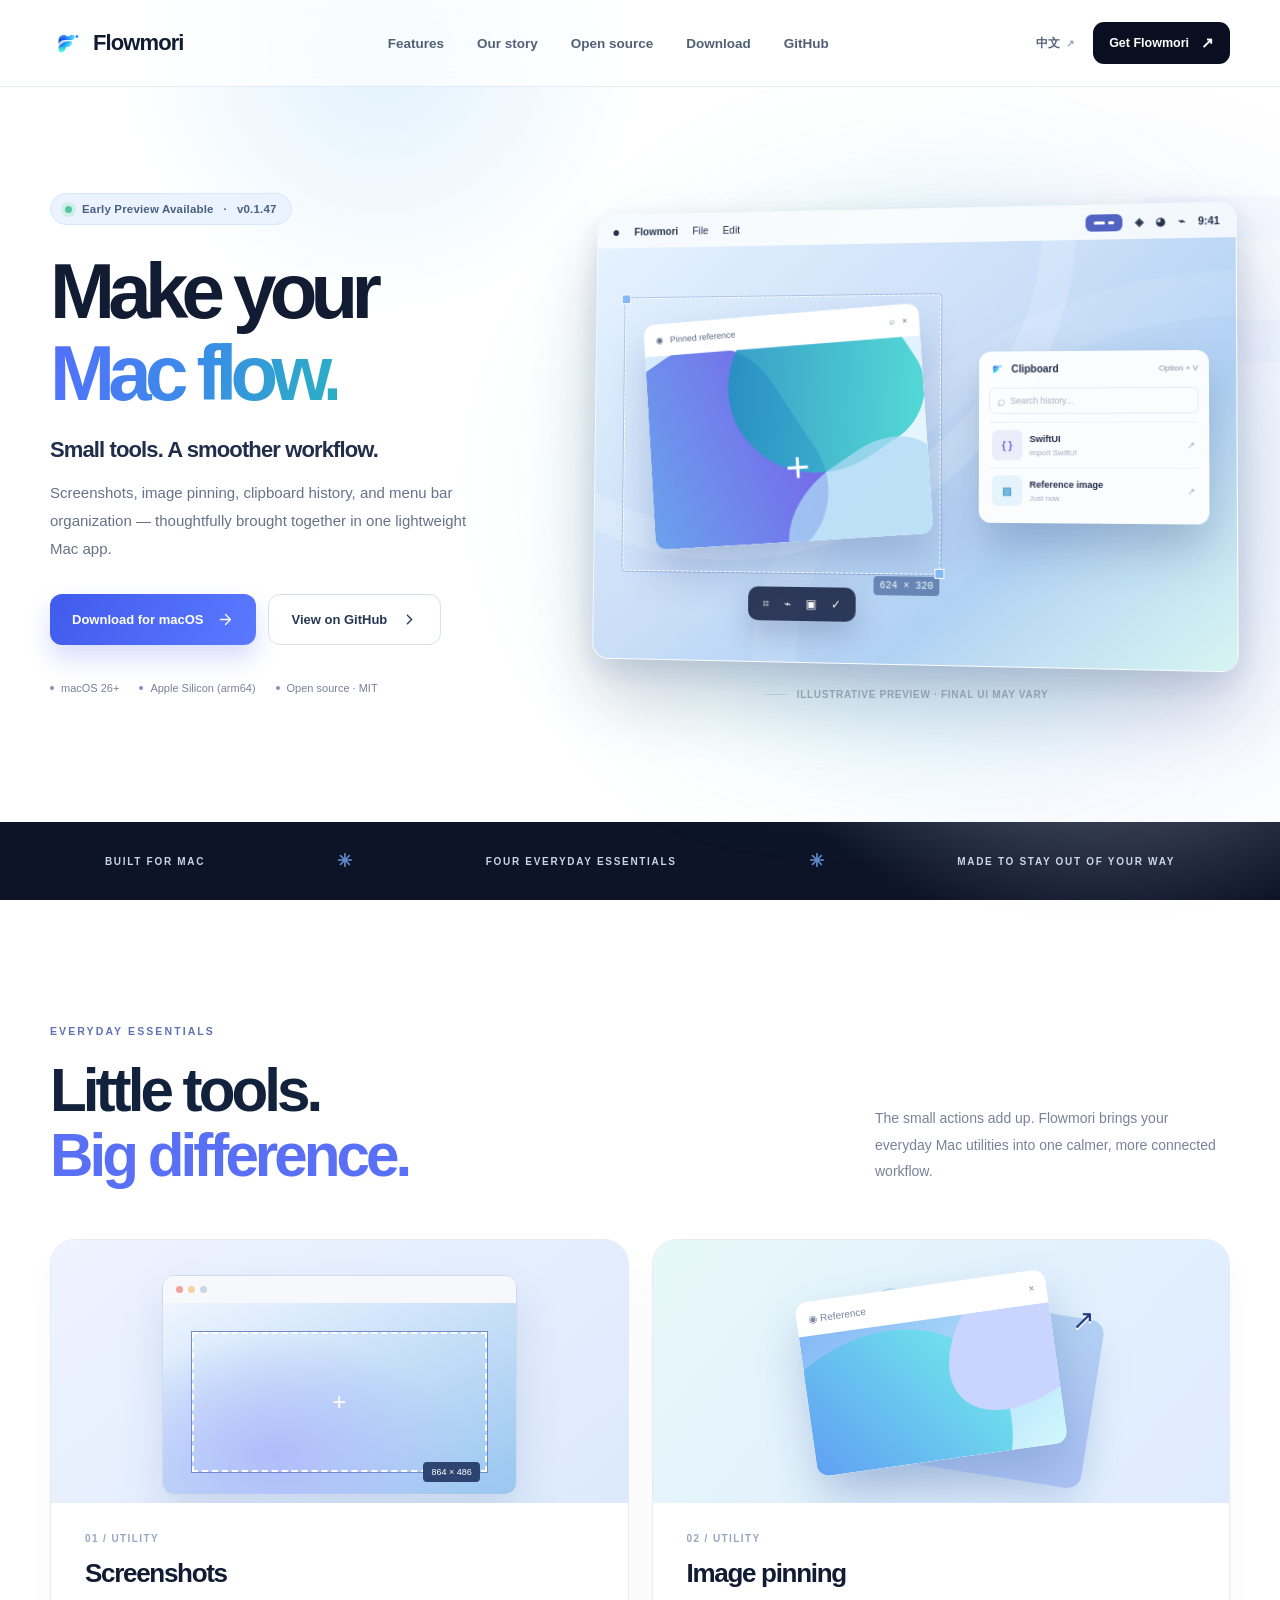
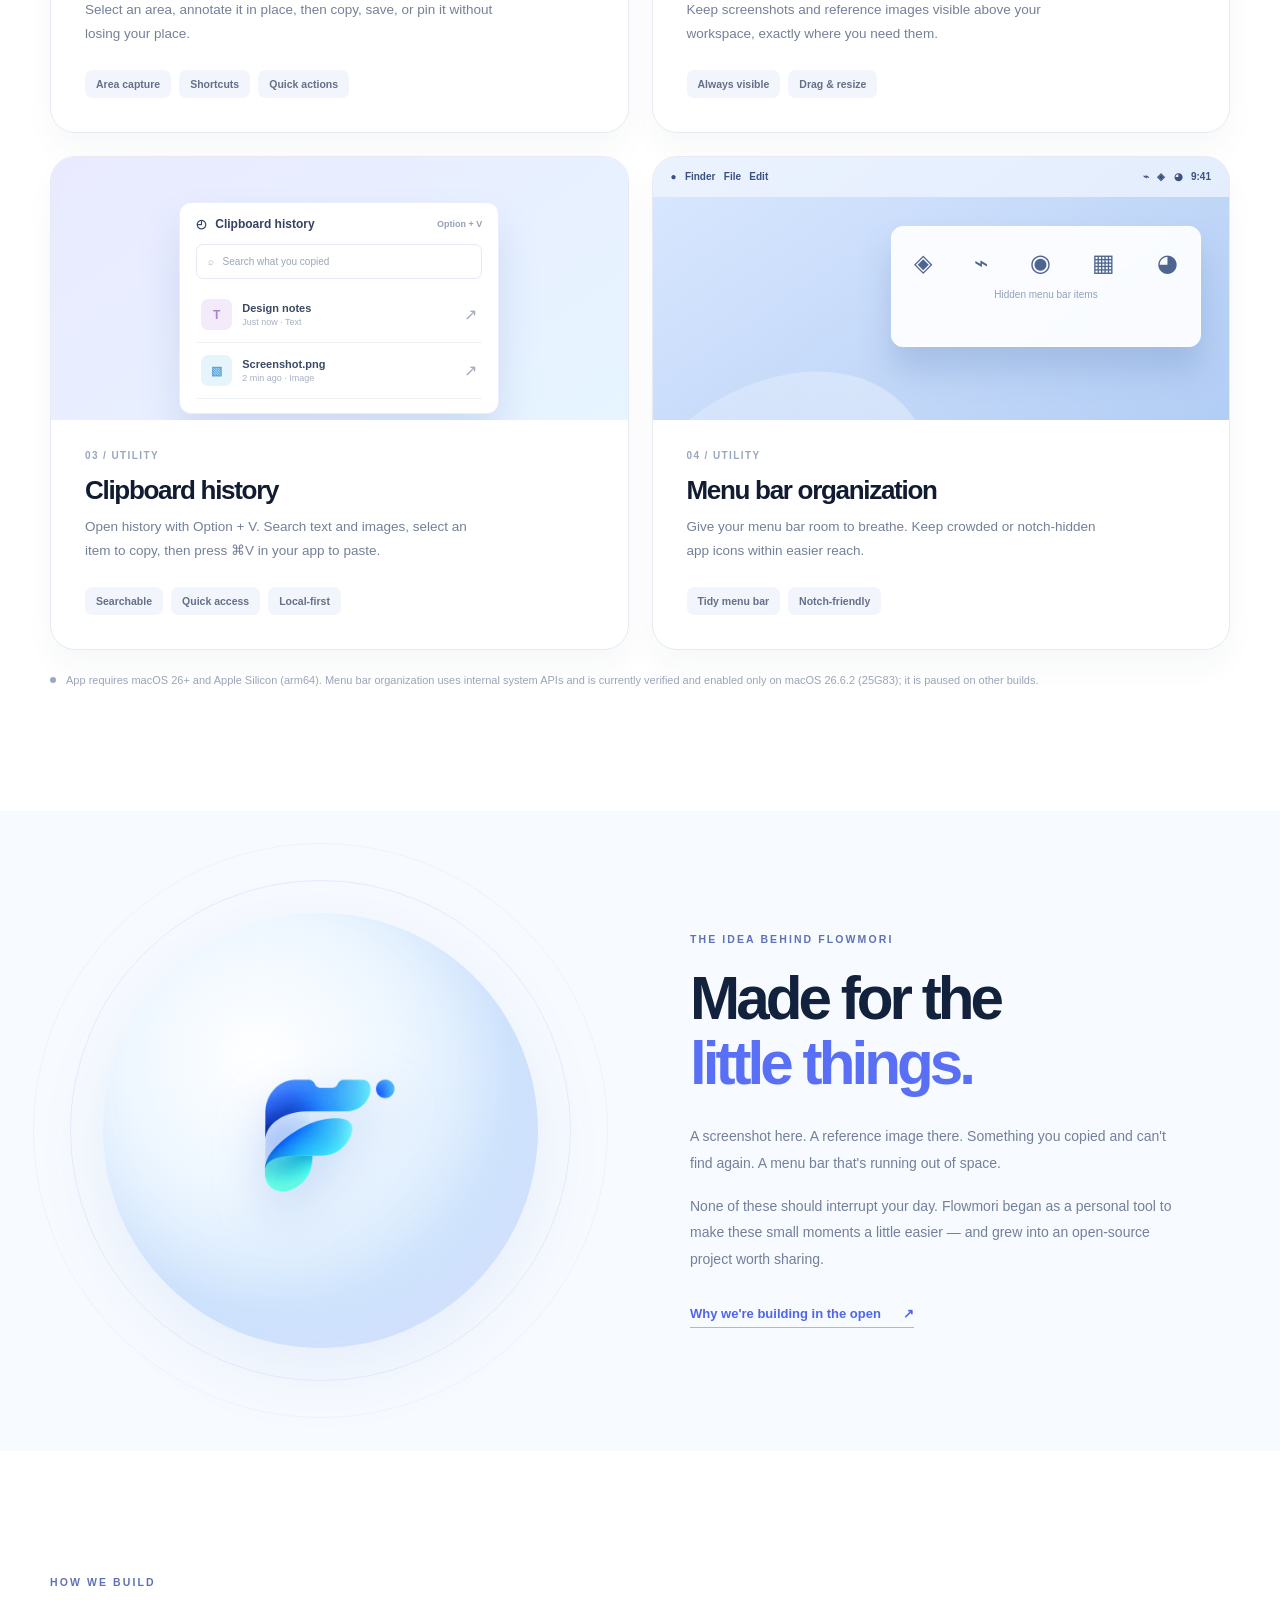
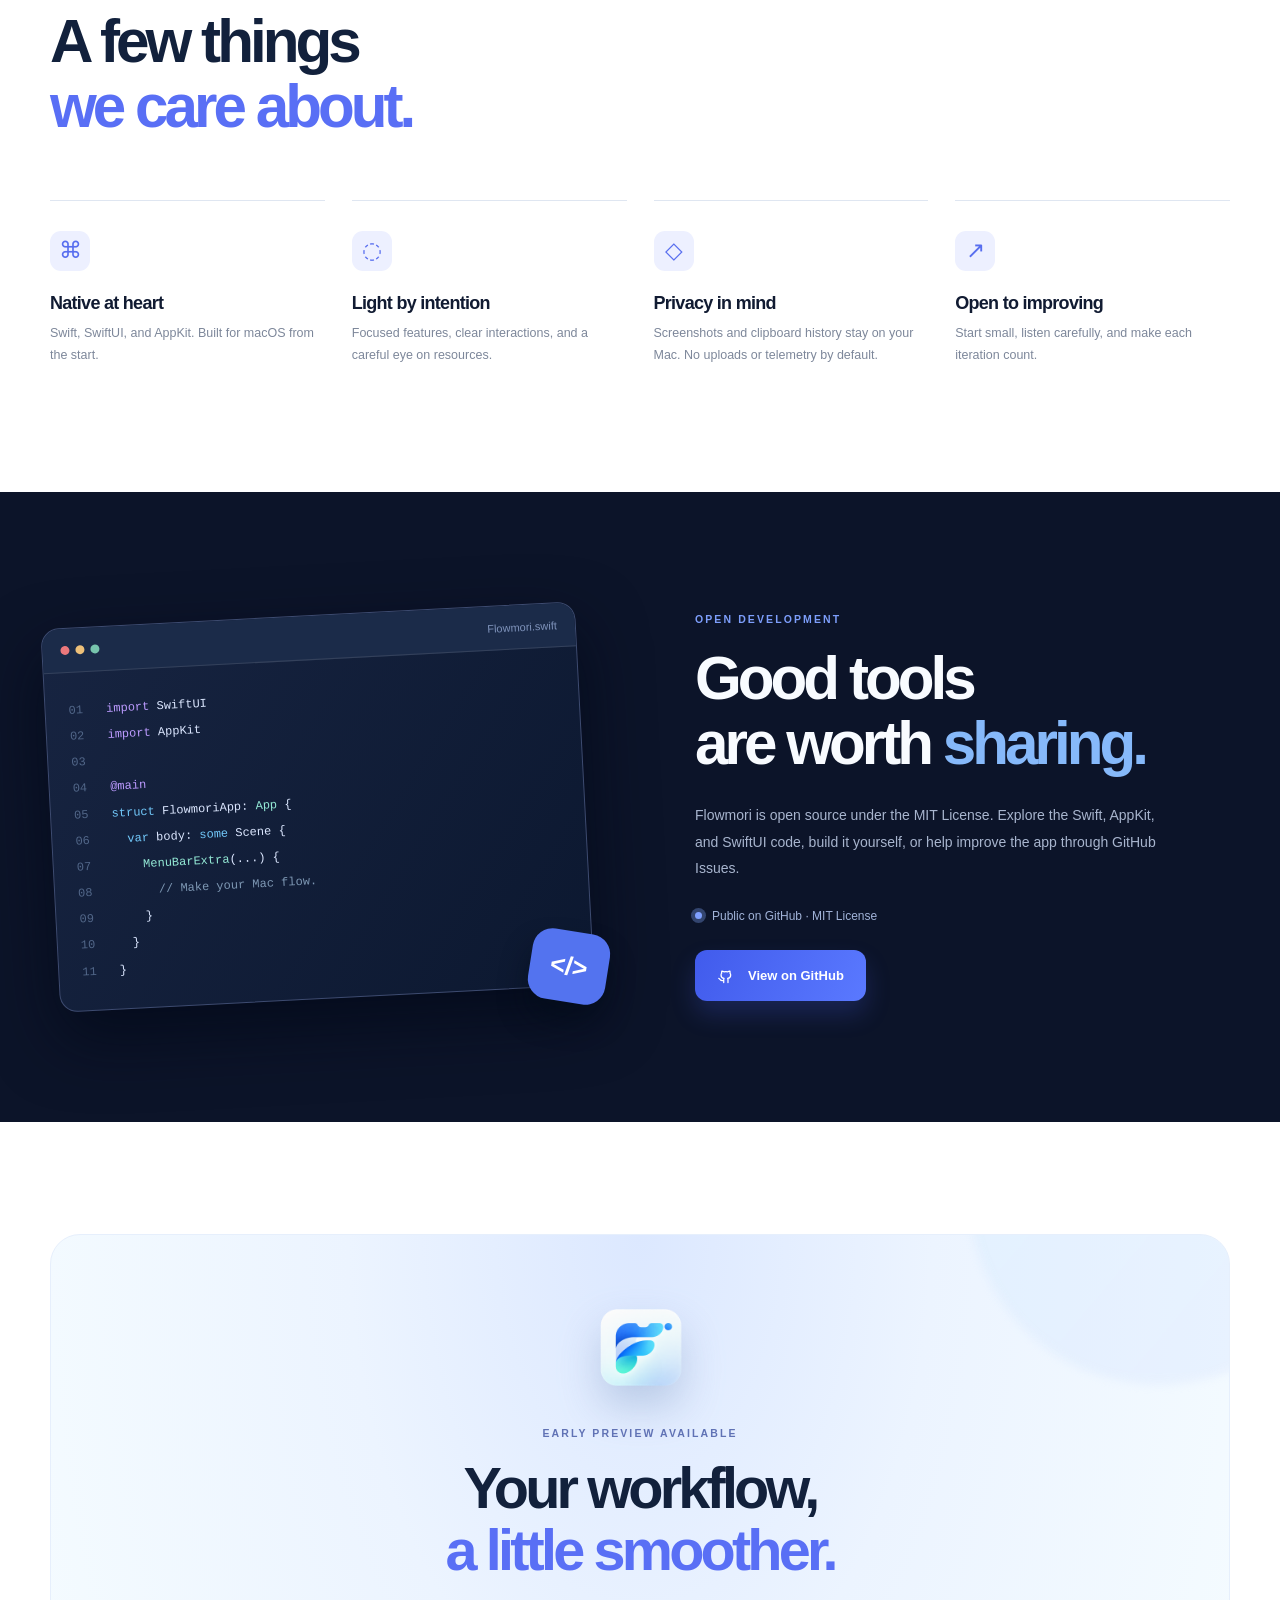
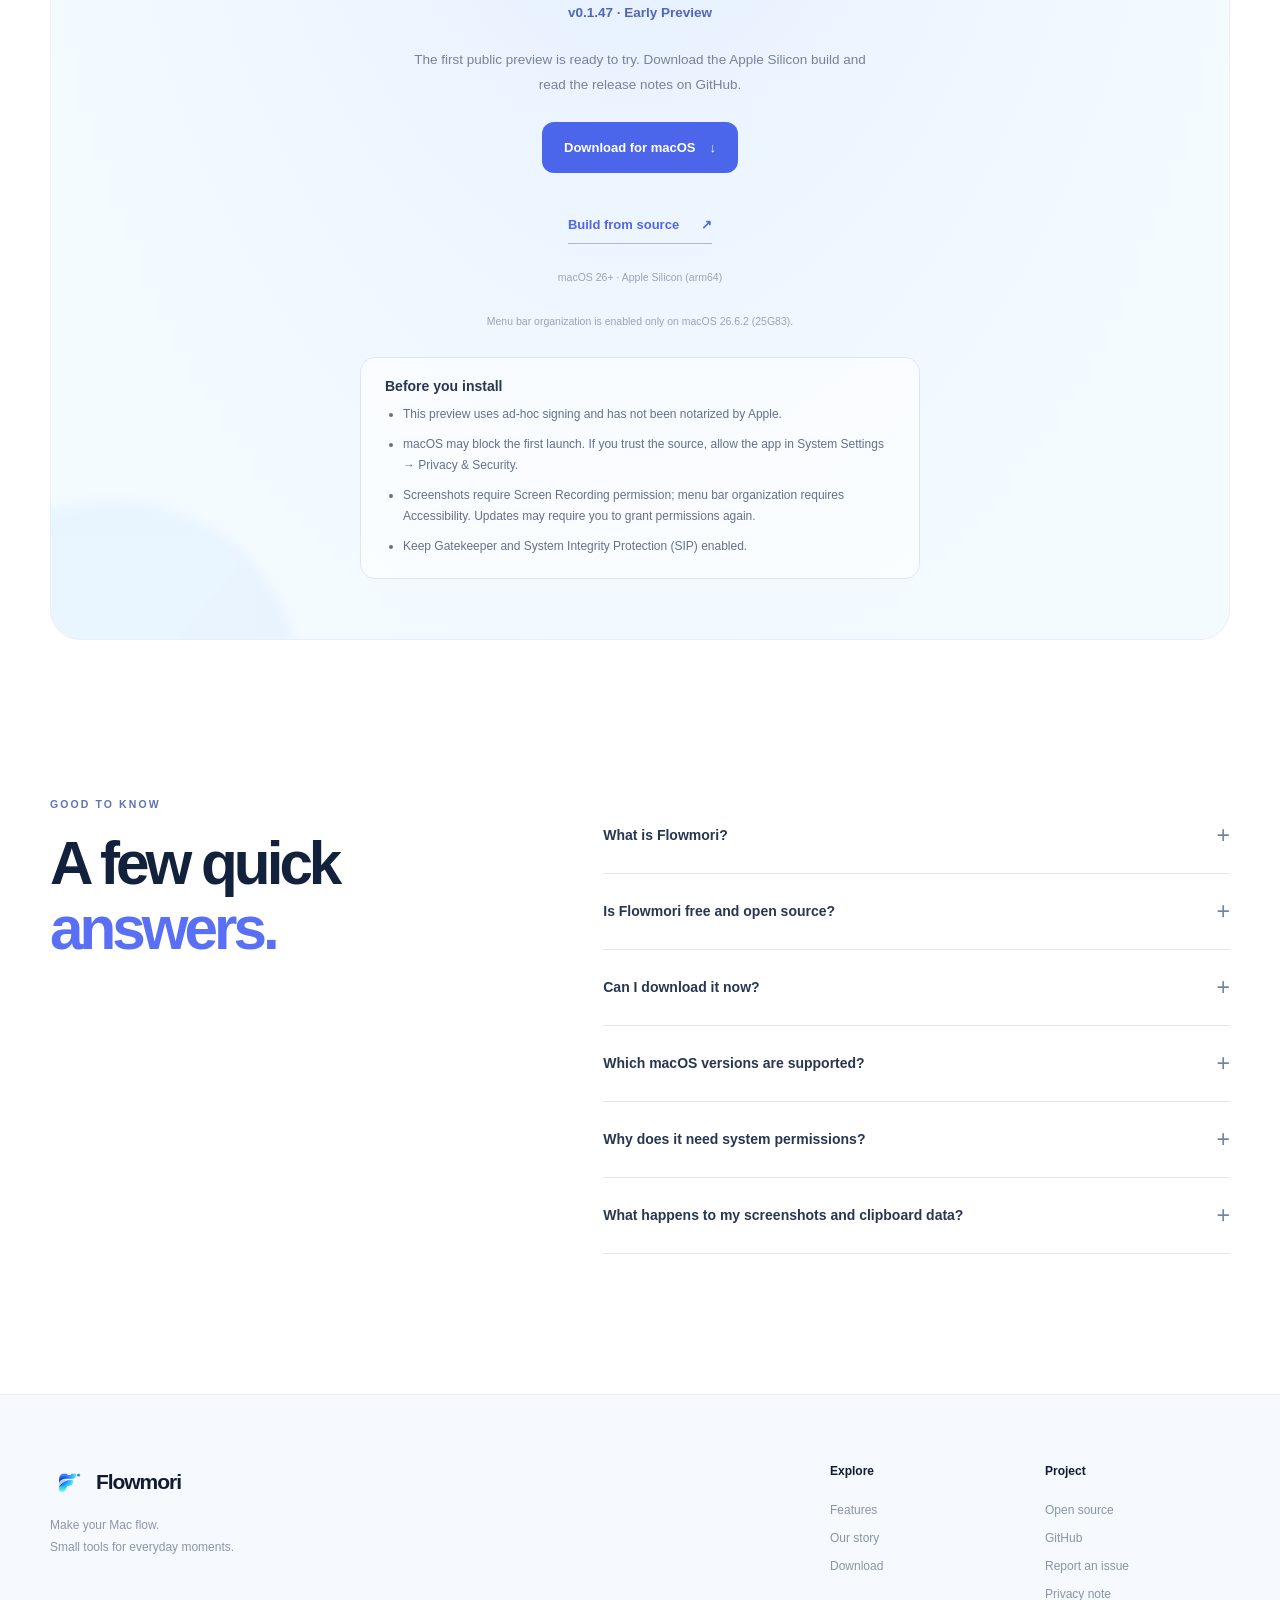
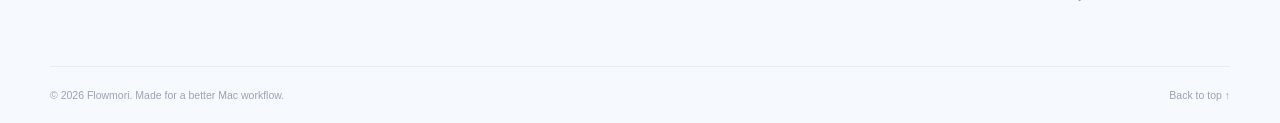
<file: index.html>
<!doctype html>
<html lang="en">
<head>
  <meta charset="utf-8">
  <meta name="viewport" content="width=device-width, initial-scale=1">
  <meta name="theme-color" content="#0a1020">
  <meta name="description" content="Flowmori is an open-source macOS toolkit for screenshots, image pinning, clipboard history, and menu bar organization. Early Preview available for Apple Silicon.">
  <meta property="og:type" content="website">
  <meta property="og:site_name" content="Flowmori">
  <meta property="og:title" content="Flowmori — Make your Mac flow.">
  <meta property="og:description" content="Flowmori is an open-source macOS toolkit for screenshots, image pinning, clipboard history, and menu bar organization. Early Preview available for Apple Silicon.">
  <meta property="og:url" content="https://flowmori.ai/">
  <meta property="og:image" content="https://flowmori.ai/assets/og-flowmori.jpg">
  <meta property="og:image:width" content="1200">
  <meta property="og:image:height" content="630">
  <meta property="og:image:alt" content="Flowmori — Make your Mac flow. Native macOS productivity tools.">
  <meta name="twitter:title" content="Flowmori — Make your Mac flow.">
  <meta name="twitter:description" content="Flowmori is an open-source macOS toolkit for screenshots, image pinning, clipboard history, and menu bar organization. Early Preview available for Apple Silicon.">
  <meta name="twitter:image" content="https://flowmori.ai/assets/og-flowmori.jpg">
  <meta name="twitter:image:alt" content="Flowmori — Make your Mac flow. Native macOS productivity tools.">
  <meta name="twitter:card" content="summary_large_image">
  <link rel="canonical" href="https://flowmori.ai/">
  <link rel="icon" type="image/png" sizes="32x32" href="/assets/favicon-32.png">
  <link rel="apple-touch-icon" sizes="180x180" href="/assets/apple-touch-icon.png">
  <link rel="manifest" href="/site.webmanifest">
  <link rel="stylesheet" href="/styles.css">
  <title>Flowmori — Make your Mac flow.</title>
  <script src="/site-config.js" defer></script>
  <script src="/main.js" defer></script>
</head>
<body>
  <a class="skip-link" href="#main">Skip to content</a>
  <div class="ambient ambient-one" aria-hidden="true"></div>
  <div class="ambient ambient-two" aria-hidden="true"></div>
  <header class="site-header" id="top">
    <div class="nav-wrap wrap">
      <a class="brand" href="#top" aria-label="Flowmori, homepage">
        <img src="/assets/flowmori-mark.png" width="34" height="34" alt="" class="brand-icon">
        <span>Flowmori</span>
      </a>
      <button class="mobile-toggle" type="button" aria-label="Open menu" aria-expanded="false" aria-controls="primary-nav"><span></span><span></span><span></span></button>
      <nav class="primary-nav" id="primary-nav" aria-label="Main navigation">
        <a href="#features" data-t="navFeatures">Features</a>
        <a href="#story" data-t="navStory">Our story</a>
        <a href="#opensource" data-t="navSource">Open source</a>
        <a href="#download" data-t="navDownload">Download</a>
        <a href="https://github.com/BaiYu96/flowmori" data-config-link="githubUrl" target="_blank" rel="noopener noreferrer">GitHub</a>
      </nav>
      <div class="nav-actions">
        <button class="lang-switch" id="lang-switch" type="button" aria-label="Switch language">中文 <span aria-hidden="true">↗</span></button>
        <a class="nav-cta" href="#download"><span data-t="navCTA">Get Flowmori</span><span aria-hidden="true">↗</span></a>
      </div>
    </div>
  </header>

  <main id="main">
    <section class="hero wrap" aria-labelledby="hero-title">
      <div class="hero-copy">
        <div class="eyebrow"><span class="status-pulse"></span><span data-t="heroEyebrow">Early Preview Available</span><span aria-hidden="true">·</span><span data-release-version>v0.1.47</span></div>
        <h1 id="hero-title"><span data-t="heroLine1">Make your</span><br><span class="gradient-text" data-t="heroLine2">Mac flow.</span></h1>
        <p class="hero-lead" data-t="heroLead">Small tools. A smoother workflow.</p>
        <p class="hero-description" data-t="heroDescription">Screenshots, image pinning, clipboard history, and menu bar organization — thoughtfully brought together in one lightweight Mac app.</p>
        <div class="hero-buttons">
          <a class="button button-primary" href="https://github.com/BaiYu96/flowmori/releases/tag/v0.1.47" data-config-link="releaseUrl" target="_blank" rel="noopener noreferrer"><span data-t="downloadButtonHero">Download for macOS</span><svg aria-hidden="true" viewBox="0 0 24 24"><path d="M5 12h14m-7-7 7 7-7 7"/></svg></a>
          <a class="button button-outline" href="https://github.com/BaiYu96/flowmori" data-config-link="githubUrl" target="_blank" rel="noopener noreferrer"><span data-t="viewSource">View on GitHub</span><svg aria-hidden="true" viewBox="0 0 24 24"><path d="m9 18 6-6-6-6"/></svg></a>
        </div>
        <div class="hero-meta"><span><span class="meta-dot"></span><span data-t="metaNative">macOS 26+</span></span><span><span class="meta-dot"></span><span data-t="metaSwift">Apple Silicon (arm64)</span></span><span><span class="meta-dot"></span><span data-t="metaOpen">Open source · MIT</span></span></div>
      </div>
      <div class="hero-art" aria-label="Illustrative concept preview of Flowmori's toolkit">
        <div class="hero-art-glow" aria-hidden="true"></div>
        <div class="mock-desktop">
          <div class="mock-menubar"><div class="mac-left"><span class="mac-apple">●</span><strong>Flowmori</strong><span>File</span><span>Edit</span></div><div class="mock-right"><span class="menu-pill" title="Hidden items illustration"><span class="minibar"></span><span class="minibar short"></span></span><span>◈</span><span>◕</span><span>⌁</span><span class="mock-clock">9:41</span></div></div>
          <div class="desktop-backdrop">
            <div class="desktop-texture texture-one"></div><div class="desktop-texture texture-two"></div>
            <div class="pinned-image"><div class="pin-head"><span class="pin-label">◉ &nbsp; Pinned reference</span><span>⌕ &nbsp; ×</span></div><div class="pin-scene"><div class="pin-blob a"></div><div class="pin-blob b"></div><div class="pin-blob c"></div><span class="pin-cross">+</span></div></div>
            <div class="selection-box"><span class="selection-label">624 × 320</span><div class="selection-corners"></div></div>
            <div class="clipboard-pop"><div class="clip-heading"><span class="tiny-logo"><img src="/assets/flowmori-mark.png" alt=""></span><strong>Clipboard</strong><span>Option + V</span></div><div class="search-fake"><span>⌕</span> Search history...</div><div class="clip-entry"><span class="clip-entry-icon">{ }</span><div><b>SwiftUI</b><small>import SwiftUI</small></div><span>↗</span></div><div class="clip-entry"><span class="clip-entry-icon image-icon">▧</span><div><b>Reference image</b><small>Just now</small></div><span>↗</span></div></div>
            <div class="floating-controls"><span>⌗</span><span>⌁</span><span>▣</span><span>✓</span></div>
          </div>
        </div>
        <div class="concept-caption"><span class="caption-line"></span><span data-t="previewDisclaimer">Illustrative preview · Final UI may vary</span></div>
      </div>
      <div class="hero-orbit" aria-hidden="true">F</div>
    </section>

    <section class="proof-band"><div class="wrap proof-inner"><span data-t="proofOne">BUILT FOR MAC</span><span class="proof-divider">✳</span><span data-t="proofTwo">FOUR EVERYDAY ESSENTIALS</span><span class="proof-divider">✳</span><span data-t="proofThree">MADE TO STAY OUT OF YOUR WAY</span></div></section>

    <section id="features" class="section features-section wrap">
      <div class="section-top"><div><span class="section-kicker" data-t="featureKicker">EVERYDAY ESSENTIALS</span><h2 data-t="featureTitle">Little tools.<br><em>Big difference.</em></h2></div><p class="section-intro" data-t="featureIntro">The small actions add up. Flowmori brings your everyday Mac utilities into one calmer, more connected workflow.</p></div>
      <div class="feature-grid">
        <article class="feature-card card-screenshots"><div class="feature-visual visual-screenshot"><div class="vis-window"><div class="vis-header"><span></span><span></span><span></span></div><div class="vis-screen"><div class="shot-target"><span>+</span><span class="shot-count">864 × 486</span></div></div></div></div><div class="feature-content"><div class="feature-number">01 / <span data-t="featureUtility">UTILITY</span></div><h3 data-t="screenshotTitle">Screenshots</h3><p data-t="screenshotText">Select an area, annotate it in place, then copy, save, or pin it without losing your place.</p><div class="feature-chips"><span data-t="shotTag1">Area capture</span><span data-t="shotTag2">Shortcuts</span><span data-t="shotTag3">Quick actions</span></div></div></article>
        <article class="feature-card card-pinning"><div class="feature-visual visual-pinning"><div class="pin-shadow-window"></div><div class="pin-front-window"><div class="pin-top"><span>◉ Reference</span><span>×</span></div><div class="pin-gradient"><div class="pin-arc"></div><div class="pin-arc second"></div></div></div><div class="pin-cursor">↗</div></div><div class="feature-content"><div class="feature-number">02 / <span data-t="featureUtility">UTILITY</span></div><h3 data-t="pinningTitle">Image pinning</h3><p data-t="pinningText">Keep screenshots and reference images visible above your workspace, exactly where you need them.</p><div class="feature-chips"><span data-t="pinTag1">Always visible</span><span data-t="pinTag2">Drag & resize</span></div></div></article>
        <article class="feature-card card-clipboard"><div class="feature-visual visual-clipboard"><div class="clip-visual-panel"><div class="cv-top"><span>◴</span> Clipboard history <span>Option + V</span></div><div class="cv-search">⌕ &nbsp; Search what you copied</div><div class="cv-row"><span class="cv-item-icon">T</span><div><strong>Design notes</strong><small>Just now · Text</small></div><span>↗</span></div><div class="cv-row"><span class="cv-item-icon blue">▧</span><div><strong>Screenshot.png</strong><small>2 min ago · Image</small></div><span>↗</span></div></div></div><div class="feature-content"><div class="feature-number">03 / <span data-t="featureUtility">UTILITY</span></div><h3 data-t="clipboardTitle">Clipboard history</h3><p data-t="clipboardText">Open history with Option + V. Search text and images, select an item to copy, then press ⌘V in your app to paste.</p><div class="feature-chips"><span data-t="clipTag1">Searchable</span><span data-t="clipTag2">Quick access</span><span data-t="clipTag3">Local-first</span></div></div></article>
        <article class="feature-card card-menubar"><div class="feature-visual visual-menubar"><div class="menu-visual-top"><span>● &nbsp; Finder &nbsp; File &nbsp; Edit</span><span>⌁ &nbsp; ◈ &nbsp; ◕ &nbsp; 9:41</span></div><div class="menu-visual-panel"><div class="menu-visual-icons"><span>◈</span><span>⌁</span><span>◉</span><span>▦</span><span>◕</span></div><div class="menu-panel-label">Hidden menu bar items</div></div><div class="menu-beam"></div></div><div class="feature-content"><div class="feature-number">04 / <span data-t="featureUtility">UTILITY</span></div><h3 data-t="menubarTitle">Menu bar organization</h3><p data-t="menubarText">Give your menu bar room to breathe. Keep crowded or notch-hidden app icons within easier reach.</p><div class="feature-chips"><span data-t="menuTag1">Tidy menu bar</span><span data-t="menuTag2">Notch-friendly</span></div></div></article>
      </div>
      <p class="feature-notice"><span class="notice-dot"></span><span data-t="featureNotice">App requires macOS 26+ and Apple Silicon (arm64). Menu bar organization uses internal system APIs and is currently verified and enabled only on macOS 26.6.2 (25G83); it is paused on other builds.</span></p>
    </section>

    <section class="story-section" id="story"><div class="wrap story-layout"><div class="story-orb"><img src="/assets/flowmori-mark.png" alt="Flowmori abstract F mark" width="240" height="240"></div><div class="story-copy"><span class="section-kicker" data-t="storyKicker">THE IDEA BEHIND FLOWMORI</span><h2 data-t="storyTitle">Made for the<br><em>little things.</em></h2><p data-t="storyP1">A screenshot here. A reference image there. Something you copied and can't find again. A menu bar that's running out of space.</p><p data-t="storyP2">None of these should interrupt your day. Flowmori began as a personal tool to make these small moments a little easier — and grew into an open-source project worth sharing.</p><a class="text-link" href="#opensource"><span data-t="storyLink">Why we're building in the open</span><span aria-hidden="true">↗</span></a></div></div></section>

    <section class="section philosophy wrap"><div class="section-top philosophy-top"><div><span class="section-kicker" data-t="philosophyKicker">HOW WE BUILD</span><h2 data-t="philosophyTitle">A few things<br><em>we care about.</em></h2></div></div><div class="principles"><div class="principle"><span class="principle-icon">⌘</span><h3 data-t="pr1Title">Native at heart</h3><p data-t="pr1Text">Swift, SwiftUI, and AppKit. Built for macOS from the start.</p></div><div class="principle"><span class="principle-icon">◌</span><h3 data-t="pr2Title">Light by intention</h3><p data-t="pr2Text">Focused features, clear interactions, and a careful eye on resources.</p></div><div class="principle"><span class="principle-icon">◇</span><h3 data-t="pr3Title">Privacy in mind</h3><p data-t="pr3Text">Screenshots and clipboard history stay on your Mac. No uploads or telemetry by default.</p></div><div class="principle"><span class="principle-icon">↗</span><h3 data-t="pr4Title">Open to improving</h3><p data-t="pr4Text">Start small, listen carefully, and make each iteration count.</p></div></div></section>

    <section class="opensource-section" id="opensource"><div class="wrap source-layout"><div class="source-decoration" aria-hidden="true"><div class="code-window"><div class="code-top"><div><span></span><span></span><span></span></div><span>Flowmori.swift</span></div><div class="code-body"><div><i>01</i> <span class="code-purple">import</span> SwiftUI</div><div><i>02</i> <span class="code-purple">import</span> AppKit</div><div><i>03</i></div><div><i>04</i> <span class="code-purple">@main</span></div><div><i>05</i> <span class="code-blue">struct</span> FlowmoriApp: <span class="code-green">App</span> {</div><div><i>06</i> &nbsp; <span class="code-blue">var</span> body: <span class="code-blue">some</span> Scene {</div><div><i>07</i> &nbsp; &nbsp; <span class="code-green">MenuBarExtra</span>(...) {</div><div><i>08</i> &nbsp; &nbsp; &nbsp; <span class="code-muted">// Make your Mac flow.</span></div><div><i>09</i> &nbsp; &nbsp; }</div><div><i>10</i> &nbsp; }</div><div><i>11</i> }</div></div></div><div class="code-sticker">&lt;/&gt;</div></div><div class="source-copy"><span class="section-kicker" data-t="sourceKicker">OPEN DEVELOPMENT</span><h2 data-t="sourceTitle">Good tools<br>are worth <em>sharing.</em></h2><p data-t="sourceP">Flowmori is open source under the MIT License. Explore the Swift, AppKit, and SwiftUI code, build it yourself, or help improve the app through GitHub Issues.</p><div class="source-info"><span class="source-info-circle"></span><span data-t="sourceStatus">Public on GitHub · MIT License</span></div><div class="source-actions"><a id="github-cta" class="button button-primary source-live" href="https://github.com/BaiYu96/flowmori" data-config-link="githubUrl" target="_blank" rel="noopener noreferrer"><svg aria-hidden="true" viewBox="0 0 24 24"><path d="M9 19c-4.5 1.5-4.5-2.5-6.5-3M15.5 22v-3.9c0-1.1.1-1.6-.5-2.1 2.1-.2 4.3-1.1 4.3-4.8 0-1-.4-1.8-1-2.5.1-.3.4-1.4-.1-2.9 0 0-1-.3-3 1a10.4 10.4 0 0 0-5.4 0c-2-1.3-3-1-3-1-.5 1.5-.2 2.6-.1 2.9-.7.7-1 1.5-1 2.5 0 3.7 2.2 4.6 4.3 4.8-.5.5-.5 1.1-.5 2.1V22"/></svg><span data-t="sourceButton">View on GitHub</span></a></div></div></div></section>

    <section id="download" class="download-section wrap"><div class="download-panel"><div class="download-noise"></div><div class="download-inner"><div class="download-icon"><img src="/assets/flowmori-app-icon.png" alt="Flowmori app icon" width="98" height="98"></div><span class="section-kicker download-kicker" data-t="downloadKicker">EARLY PREVIEW AVAILABLE</span><h2 data-t="downloadTitle">Your workflow,<br><em>a little smoother.</em></h2><p class="release-version"><span data-release-version>v0.1.47</span> · <span data-t="releaseChannel">Early Preview</span></p><p data-t="downloadText">The first public preview is ready to try. Download the Apple Silicon build and read the release notes on GitHub.</p><a id="download-action" class="button button-download-live" href="https://github.com/BaiYu96/flowmori/releases/tag/v0.1.47" data-config-link="releaseUrl" target="_blank" rel="noopener noreferrer"><span data-t="downloadButton">Download for macOS</span><span aria-hidden="true">↓</span></a><p><a class="text-link" href="https://github.com/BaiYu96/flowmori#构建与运行" data-config-link="buildFromSourceUrl" target="_blank" rel="noopener noreferrer"><span data-t="buildSource">Build from source</span><span aria-hidden="true">↗</span></a></p><p class="download-small" data-t="downloadMeta">macOS 26+ · Apple Silicon (arm64)</p><p class="download-small" data-t="downloadCompatibility">Menu bar organization is enabled only on macOS 26.6.2 (25G83).</p><aside class="install-notes" aria-labelledby="install-title"><h3 id="install-title" data-t="installTitle">Before you install</h3><ul><li data-t="installSigning">This preview uses ad-hoc signing and has not been notarized by Apple.</li><li data-t="installOpen">macOS may block the first launch. If you trust the source, allow the app in System Settings → Privacy & Security.</li><li data-t="installPermissions">Screenshots require Screen Recording permission; menu bar organization requires Accessibility. Updates may require you to grant permissions again.</li><li data-t="installSecurity">Keep Gatekeeper and System Integrity Protection (SIP) enabled.</li></ul></aside></div><div class="download-orb orb-left"></div><div class="download-orb orb-right"></div></div></section>

    <section class="section faq-section wrap" id="faq"><div class="faq-heading"><span class="section-kicker" data-t="faqKicker">GOOD TO KNOW</span><h2 data-t="faqTitle">A few quick<br><em>answers.</em></h2></div><div class="faq-list">
      <details><summary><span data-t="q1">What is Flowmori?</span><span class="faq-plus" aria-hidden="true">+</span></summary><p data-t="a1">Flowmori is a native macOS productivity toolkit bringing screenshots, image pinning, clipboard history, and menu bar organization together.</p></details>
      <details><summary><span data-t="q2">Is Flowmori free and open source?</span><span class="faq-plus" aria-hidden="true">+</span></summary><p data-t="a2">Yes. Flowmori is free and open source under the <a href="https://github.com/BaiYu96/flowmori/blob/main/LICENSE" data-config-link="licenseUrl" target="_blank" rel="noopener noreferrer">MIT License</a>. You can read, modify, and build the code on <a href="https://github.com/BaiYu96/flowmori" data-config-link="githubUrl" target="_blank" rel="noopener noreferrer">GitHub</a>.</p></details>
      <details><summary><span data-t="q3">Can I download it now?</span><span class="faq-plus" aria-hidden="true">+</span></summary><p data-t="a3">Yes. <a href="https://github.com/BaiYu96/flowmori/releases/tag/v0.1.47" data-config-link="releaseUrl" target="_blank" rel="noopener noreferrer">Download <span data-release-version>v0.1.47</span> Early Preview</a> from GitHub Releases. This is a pre-release, signed ad-hoc and not notarized by Apple. Read the installation notes below the download button before opening the app.</p></details>
      <details><summary><span data-t="q4">Which macOS versions are supported?</span><span class="faq-plus" aria-hidden="true">+</span></summary><p data-t="a4">The preview requires macOS 26+ and Apple Silicon (arm64). Menu bar organization uses internal system APIs and is verified and enabled only on macOS 26.6.2 (25G83). It is paused on other builds, which need revalidation after OS updates; this restriction does not disable screenshots, image pinning, or clipboard history.</p></details>
      <details><summary><span data-t="q5">Why does it need system permissions?</span><span class="faq-plus" aria-hidden="true">+</span></summary><p data-t="a5">Screenshots need screen recording permission; menu bar organization needs Accessibility. Clipboard access follows macOS authorization. Permissions are independent, so denying one does not disable the other modules.</p></details>
      <details><summary><span data-t="q6">What happens to my screenshots and clipboard data?</span><span class="faq-plus" aria-hidden="true">+</span></summary><p data-t="a6">Screenshots and clipboard history are stored locally on your Mac. By default, the app does not connect to the network, upload data, or send telemetry. See the <a href="https://github.com/BaiYu96/flowmori" data-config-link="githubUrl" target="_blank" rel="noopener noreferrer">repository README</a> for storage and permission details, or report a problem via <a href="https://github.com/BaiYu96/flowmori/issues" data-config-link="issuesUrl" target="_blank" rel="noopener noreferrer">GitHub Issues</a>.</p></details>
    </div></section>
  </main>
  <footer class="footer"><div class="wrap footer-top"><div><div class="footer-brand"><img src="/assets/flowmori-mark.png" width="36" height="36" alt=""><strong>Flowmori</strong></div><p data-t="footerTag">Make your Mac flow.<br>Small tools for everyday moments.</p></div><div class="footer-links"><div><h4 data-t="footerExplore">Explore</h4><a href="#features" data-t="navFeatures">Features</a><a href="#story" data-t="navStory">Our story</a><a href="#download" data-t="navDownload">Download</a></div><div><h4 data-t="footerProject">Project</h4><a href="#opensource" data-t="navSource">Open source</a><a href="https://github.com/BaiYu96/flowmori" data-config-link="githubUrl" target="_blank" rel="noopener noreferrer" data-t="footerGithub">GitHub</a><a href="https://github.com/BaiYu96/flowmori/issues" data-config-link="issuesUrl" target="_blank" rel="noopener noreferrer" data-t="footerIssues">Report an issue</a><a href="/privacy/" data-t="privacyLink">Privacy note</a></div></div></div><div class="wrap footer-bottom"><span>© 2026 Flowmori. <span data-t="footerRights">Made for a better Mac workflow.</span></span><a href="#top" class="back-top" data-t="backTop">Back to top ↑</a></div></footer>
</body>
</html>
</file>
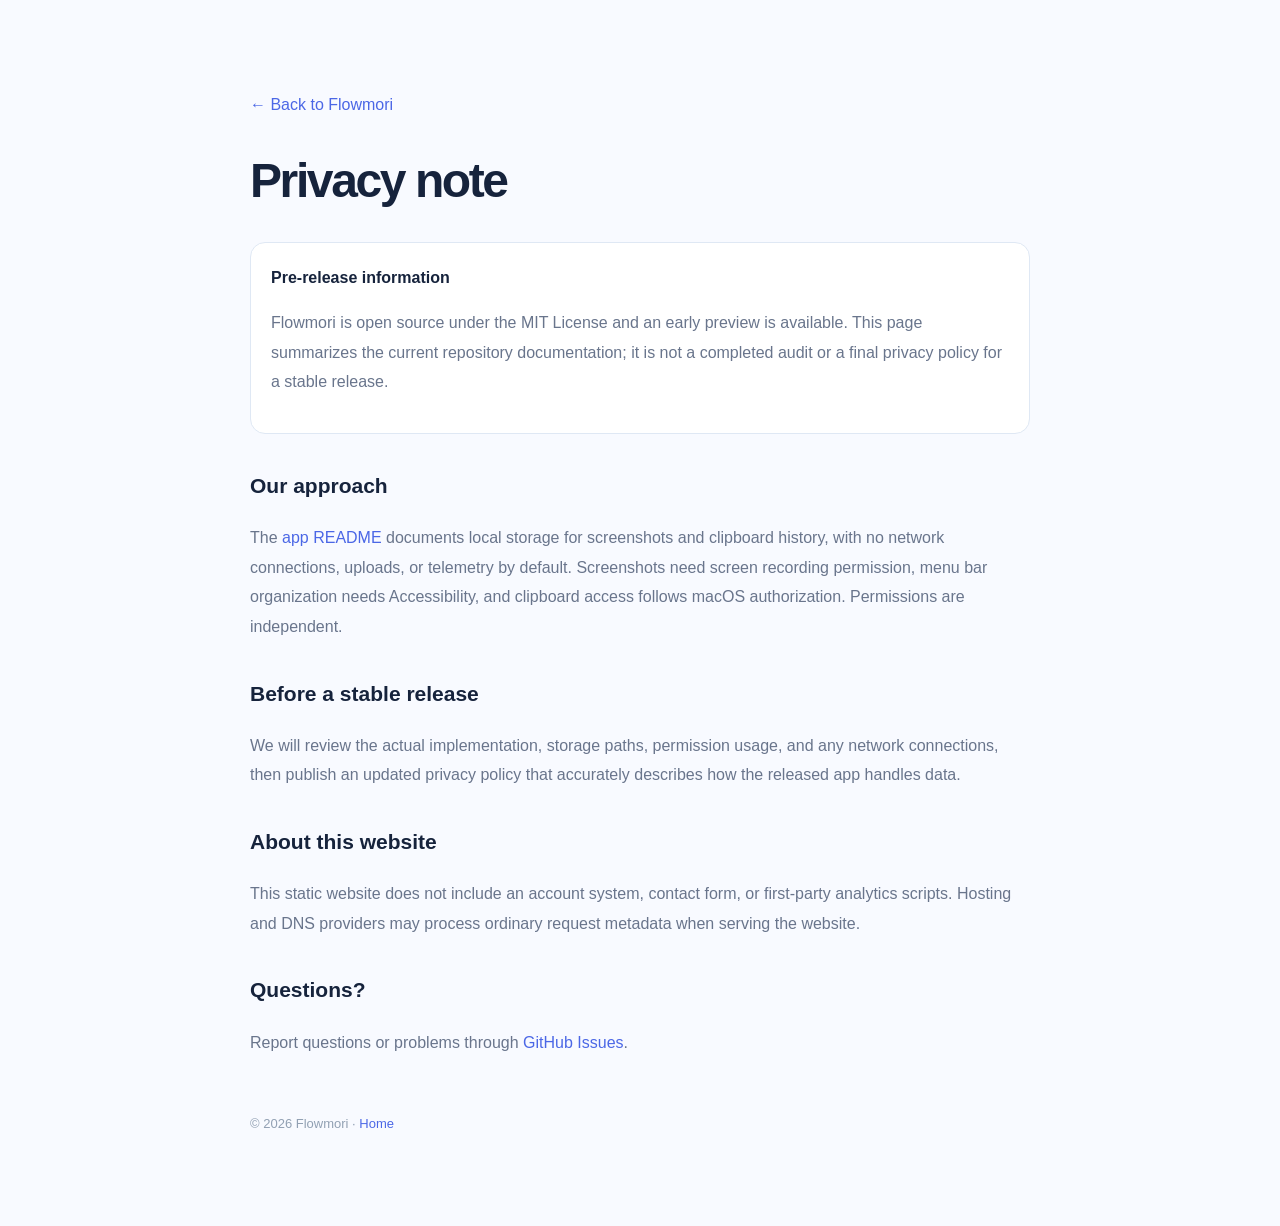
<file: privacy/index.html>
<!doctype html>
<html lang="en"><head><meta charset="utf-8"><meta name="viewport" content="width=device-width,initial-scale=1"><meta name="theme-color" content="#0a1020"><meta name="robots" content="noindex,follow"><title>Flowmori — Privacy note</title><link rel="icon" href="/assets/favicon-32.png"><style>body{margin:0;background:#f8faff;font:16px/1.85 -apple-system,BlinkMacSystemFont,"Segoe UI",sans-serif;color:#16233c}main{max-width:780px;margin:90px auto;padding:0 24px}a{color:#4b67e6;text-decoration:none}h1{letter-spacing:-.05em;font-size:48px;line-height:1.2}h2{font-size:21px;margin-top:33px}p,li{color:#69758c}aside{padding:20px;border:1px solid #dfe8f4;background:#fff;border-radius:15px}footer{margin:55px 0;font-size:13px;color:#91a0b3}</style></head><body><main><p><a href="/">← Back to Flowmori</a></p><h1>Privacy note</h1><aside><strong>Pre-release information</strong><p>Flowmori is open source under the MIT License and an early preview is available. This page summarizes the current repository documentation; it is not a completed audit or a final privacy policy for a stable release.</p></aside><h2>Our approach</h2><p>The <a href="https://github.com/BaiYu96/flowmori" target="_blank" rel="noopener noreferrer">app README</a> documents local storage for screenshots and clipboard history, with no network connections, uploads, or telemetry by default. Screenshots need screen recording permission, menu bar organization needs Accessibility, and clipboard access follows macOS authorization. Permissions are independent.</p><h2>Before a stable release</h2><p>We will review the actual implementation, storage paths, permission usage, and any network connections, then publish an updated privacy policy that accurately describes how the released app handles data.</p><h2>About this website</h2><p>This static website does not include an account system, contact form, or first-party analytics scripts. Hosting and DNS providers may process ordinary request metadata when serving the website.</p><h2>Questions?</h2><p>Report questions or problems through <a href="https://github.com/BaiYu96/flowmori/issues" target="_blank" rel="noopener noreferrer">GitHub Issues</a>.</p><footer>© 2026 Flowmori · <a href="/">Home</a></footer></main></body></html>
</file>
<file: styles.css>
:root{--ink:#111b32;--muted:#64708a;--accent:#506bfa;--sky:#50cbea;--surface:#f7f9fd;--line:#e3e8f1;--navy:#090f20;--card-radius:24px;--wrap:1180px}*{box-sizing:border-box}html{scroll-behavior:smooth;scroll-padding-top:95px}body{margin:0;min-width:320px;font-family:Inter,-apple-system,BlinkMacSystemFont,"SF Pro Display","Segoe UI",sans-serif;-webkit-font-smoothing:antialiased;color:var(--ink);background:#fff;overflow-x:hidden}a{color:inherit;text-decoration:none}button{font:inherit;cursor:pointer}img{max-width:100%;display:block}::selection{background:#bfe7fa;color:#102044}.wrap{width:min(calc(100% - 72px),var(--wrap));margin-inline:auto}.skip-link{position:absolute;top:-100px;left:20px;padding:12px 18px;background:#fff;color:#141414;z-index:999}.skip-link:focus{top:20px}a:focus-visible,button:focus-visible,summary:focus-visible{outline:3px solid #39bde7;outline-offset:4px}.ambient{position:absolute;z-index:0;pointer-events:none}.ambient-one{top:-230px;left:8%;width:560px;height:560px;background:radial-gradient(circle,#cce9fb 0%,rgba(204,233,251,0) 67%);opacity:.6}.ambient-two{top:80px;right:-280px;width:920px;height:840px;background:radial-gradient(circle at center,#e4e9ff 0%,rgba(227,242,255,0) 70%);opacity:.7}.site-header{position:relative;z-index:20;background:rgba(255,255,255,.73);backdrop-filter:blur(18px);-webkit-backdrop-filter:blur(18px);border-bottom:1px solid rgba(195,209,230,.4)}.nav-wrap{height:86px;display:flex;align-items:center;gap:32px}.brand{display:inline-flex;align-items:center;gap:9px;font-size:22px;letter-spacing:-.9px;font-weight:760;white-space:nowrap}.brand-icon{object-fit:contain}.primary-nav{display:flex;align-items:center;gap:33px;margin:auto}.primary-nav a{font-size:13.5px;color:#526076;font-weight:550;transition:color .2s}.primary-nav a:hover{color:#182747}.nav-actions{display:flex;align-items:center;gap:16px}.lang-switch{border:0;background:transparent;color:#536179;font-size:12px;font-weight:700;padding:8px 3px;white-space:nowrap}.lang-switch span{margin-left:3px;font-size:10px;color:#97a0b5}.nav-cta{background:var(--navy);color:#fff;padding:12px 16px;border-radius:11px;font-size:12.5px;font-weight:670;display:flex;align-items:center;gap:12px;white-space:nowrap;transition:transform .2s,background .2s}.nav-cta:hover{background:#1f2c52;transform:translateY(-1px)}.nav-cta span:last-child{font-size:15px}.mobile-toggle{display:none}.hero{position:relative;z-index:1;display:grid;grid-template-columns:.89fr 1.11fr;gap:36px;align-items:center;min-height:700px;padding-block:90px 100px}.hero-copy{position:relative;z-index:2;padding-bottom:12px}.eyebrow{display:inline-flex;align-items:center;gap:10px;background:#eaf3ff;border:1px solid #d8e6ff;border-radius:100px;padding:9px 14px;font-size:11.5px;font-weight:650;color:#496082;letter-spacing:.015em}.status-pulse{width:7px;height:7px;background:#55c5a2;border-radius:50%;box-shadow:0 0 0 4px #cfefe6}.hero h1{font-size:clamp(62px,6.1vw,90px);letter-spacing:-.087em;line-height:1.05;margin:26px 0 22px;font-weight:770}.gradient-text{background:linear-gradient(104deg,#5271fb 5%,#398ee6 53%,#2baec4 96%);background-clip:text;-webkit-background-clip:text;color:transparent}.hero-lead{font-size:22px;letter-spacing:-.04em;color:#202e4a;font-weight:700;margin:0 0 16px}.hero-description{font-size:15px;line-height:1.85;color:#66728a;max-width:445px;margin:0}.hero-buttons{display:flex;align-items:center;gap:12px;margin-top:31px}.button{display:inline-flex;align-items:center;justify-content:center;gap:14px;min-height:51px;padding:0 22px;border-radius:12px;font-size:13px;font-weight:680;transition:transform .2s,box-shadow .2s,background .2s;white-space:nowrap}.button:hover{transform:translateY(-2px)}.button svg,.source-actions svg{width:17px;height:17px;stroke:currentColor;fill:none;stroke-width:1.8;stroke-linecap:round;stroke-linejoin:round}.button-primary{color:#fff;background:linear-gradient(115deg,#415bec,#5a79ff);box-shadow:0 13px 24px rgba(71,96,235,.22)}.button-primary:hover{box-shadow:0 17px 28px rgba(71,96,235,.31)}.button-outline{border:1px solid #d6dfed;color:#263653;background:rgba(255,255,255,.8)}.button-outline:hover{background:#fff;box-shadow:0 12px 20px rgba(67,87,135,.06)}.hero-meta{display:flex;gap:20px;flex-wrap:wrap;margin-top:37px;color:#778198;font-size:11px;font-weight:520}.hero-meta>span{display:inline-flex;align-items:center;gap:7px}.meta-dot{width:4px;height:4px;background:#7f92c0;border-radius:50%}.hero-art{position:relative;padding-block:30px 22px;margin-left:-12px}.hero-art-glow{position:absolute;inset:0;background:radial-gradient(ellipse at 50% 55%,rgba(80,126,245,.29),rgba(55,205,213,.13) 40%,transparent 70%);filter:blur(36px);transform:scale(1.24)}.mock-desktop{position:relative;z-index:1;max-width:670px;height:457px;border-radius:17px;overflow:hidden;transform:perspective(1300px) rotateY(-7deg) rotateX(2deg);transform-origin:center;box-shadow:0 38px 70px rgba(20,43,93,.2),0 10px 28px rgba(51,66,118,.12);border:1px solid rgba(255,255,255,.85);background:linear-gradient(130deg,#d8eafd,#eaf5fc 34%,#a8c9f3 100%)}.mock-menubar{height:34px;background:rgba(255,255,255,.74);display:flex;justify-content:space-between;padding:0 15px;align-items:center;color:#26334d;font-size:10.5px}.mac-left,.mock-right{display:flex;align-items:center;gap:15px}.mac-left strong{font-weight:760}.mac-apple{font-size:14px}.mock-right{gap:12px;font-weight:660}.menu-pill{display:flex;gap:3px;align-items:center;background:#5264c2;color:#fff;padding:7px 8px;border-radius:6px}.minibar{width:11px;height:3px;border-radius:3px;background:#fff}.minibar.short{width:6px}.desktop-backdrop{position:relative;height:calc(100% - 34px);overflow:hidden;background:linear-gradient(140deg,#e5f2ff 0%,#ccdff8 42%,#b1d1f4 69%,#d7f5f1 100%)}.desktop-texture{position:absolute;border-radius:50%;border:34px solid rgba(255,255,255,.17);transform:rotate(-29deg)}.texture-one{height:580px;width:660px;top:-270px;left:-160px}.texture-two{height:480px;width:750px;top:70px;left:140px;border-width:46px;opacity:.5}.pinned-image{position:absolute;top:70px;left:57px;width:285px;height:231px;background:#fff;border-radius:12px;box-shadow:0 25px 40px rgba(23,53,122,.22);transform:rotate(-4deg);overflow:hidden}.pin-head{height:33px;display:flex;align-items:center;justify-content:space-between;padding:0 12px;color:#586782;font-size:9px}.pin-scene{position:relative;height:calc(100% - 33px);background:linear-gradient(142deg,#d7e9ff,#eaf9ff);overflow:hidden}.pin-blob{position:absolute;border-radius:58% 42% 38% 62%;transform:rotate(-30deg)}.pin-blob.a{width:230px;height:240px;background:linear-gradient(100deg,#68b4ef,#7566e9);left:-65px;top:5px}.pin-blob.b{width:190px;height:180px;background:linear-gradient(125deg,#1b87bb,#41dcd2);left:85px;top:-50px;opacity:.87}.pin-blob.c{width:180px;height:130px;background:#aedaf5;left:134px;top:115px;opacity:.75}.pin-cross{color:#fff;position:absolute;top:50%;left:49%;font-size:43px;font-weight:200}.selection-box{position:absolute;left:30px;top:52px;width:327px;height:280px;border:1.5px dashed #fff;outline:1px solid rgba(57,103,173,.28);border-radius:3px}.selection-label{position:absolute;bottom:-22px;right:0;font:10px Menlo,monospace;color:#f5fbff;background:rgba(54,86,141,.6);padding:4px 6px;border-radius:4px}.selection-corners:before,.selection-corners:after{content:"";position:absolute;width:8px;height:8px;border:1px solid #fff;background:#83baf6;top:-5px;left:-5px}.selection-corners:after{left:auto;right:-5px;top:auto;bottom:-5px}.clipboard-pop{position:absolute;right:26px;top:110px;width:224px;background:rgba(255,255,255,.93);backdrop-filter:blur(20px);border-radius:12px;box-shadow:0 24px 46px rgba(23,44,97,.24);padding:10px;color:#222c48}.clip-heading{display:flex;align-items:center;gap:7px;font-size:10px}.clip-heading strong{flex:1}.clip-heading>span:last-child{font-size:8px;color:#8590a2}.tiny-logo{height:15px;width:15px}.tiny-logo img{width:15px;height:15px}.search-fake{height:26px;border:1px solid #e5eaf3;border-radius:6px;margin:11px 0 8px;color:#a6afc0;display:flex;align-items:center;padding:0 7px;font-size:8.7px}.search-fake span{font-size:14px;margin-right:5px}.clip-entry{display:flex;gap:7px;padding:7px 3px;border-top:1px solid #edf1f6;font-size:9px;align-items:center}.clip-entry-icon{display:grid;place-items:center;background:#ebedfb;color:#6b69d7;border-radius:6px;width:30px;height:30px;font-size:10px;font-weight:700}.clip-entry-icon.image-icon{color:#429dc7;background:#e4f3fc}.clip-entry div{flex:1;display:flex;gap:4px;flex-direction:column}.clip-entry small{font-size:7.5px;color:#a1adc0}.clip-entry>span:last-child{color:#9aa6bd}.floating-controls{position:absolute;left:162px;bottom:41px;display:flex;gap:15px;padding:10px 15px;background:rgba(21,31,63,.86);color:white;border-radius:10px;box-shadow:0 13px 30px rgba(21,35,78,.22);font-size:12px}.concept-caption{position:relative;z-index:2;margin-top:25px;display:flex;gap:10px;align-items:center;justify-content:center;color:#94a0b1;font-size:10px;font-weight:560;letter-spacing:.07em;text-transform:uppercase}.caption-line{width:22px;height:1px;background:#b5c8de}.hero-orbit{position:absolute;right:-120px;top:50px;font-size:380px;font-weight:900;color:rgba(100,130,235,.035);pointer-events:none;line-height:1}.proof-band{background:#0d1428;color:#c7d4ec}.proof-inner{min-height:78px;display:flex;align-items:center;justify-content:space-around;gap:22px;font-size:10px;font-weight:720;letter-spacing:.17em}.proof-divider{font-size:18px;color:#5f89c9}.section{padding-block:125px}.section-top{display:flex;justify-content:space-between;align-items:end;gap:50px;margin-bottom:50px}.section-kicker{display:block;font-size:10.5px;letter-spacing:.2em;font-weight:790;color:#6072b5;margin-bottom:22px}.section h2,.story-copy h2,.source-copy h2,.download-panel h2,.faq-heading h2{font-size:clamp(44px,4.7vw,63px);letter-spacing:-.066em;line-height:1.08;margin:0;color:#12213c;font-weight:770}.section h2 em,.story-copy h2 em,.source-copy h2 em,.download-panel h2 em,.faq-heading h2 em{font-style:normal;color:#596ff5}.section-intro{max-width:350px;line-height:1.9;font-size:14px;color:#788299;margin:0 5px 4px 0}.feature-grid{display:grid;grid-template-columns:repeat(2,minmax(0,1fr));gap:23px}.feature-card{border:1px solid #e6eaf2;border-radius:25px;overflow:hidden;background:#fff;box-shadow:0 17px 30px rgba(30,53,92,.035);transition:transform .25s,box-shadow .25s}.feature-card:hover{transform:translateY(-4px);box-shadow:0 25px 50px rgba(32,55,107,.09)}.feature-visual{position:relative;height:263px;overflow:hidden;display:flex;align-items:center;justify-content:center}.visual-screenshot{background:linear-gradient(140deg,#eef3ff,#dceafc)}.vis-window{height:220px;width:355px;background:#fff;border:1px solid #d2d9ed;border-radius:12px;overflow:hidden;box-shadow:0 23px 41px rgba(78,108,166,.17);transform:translateY(14px)}.vis-header{height:27px;background:#f6f8fc;display:flex;align-items:center;gap:5px;padding-left:13px}.vis-header span{height:7px;width:7px;border-radius:50%;background:#cad5e8}.vis-header span:first-child{background:#f0a2a0}.vis-header span:nth-child(2){background:#f3d4a0}.vis-screen{height:calc(100% - 27px);background:radial-gradient(ellipse at 32% 80%,#b1bdfb 0%,transparent 56%),linear-gradient(155deg,#eef5ff,#99c6f0);padding:29px}.shot-target{height:140px;border:2px dashed white;box-shadow:0 0 0 1px #7389ce;position:relative;display:grid;place-items:center;color:#fff;font-size:24px}.shot-count{position:absolute;bottom:-12px;right:5px;padding:5px 8px;background:#2e4470;color:#fff;font-size:9px;border-radius:4px}.visual-pinning{background:linear-gradient(130deg,#e7f8f9,#dfebff)}.pin-shadow-window{position:absolute;width:230px;height:170px;border-radius:14px;background:linear-gradient(145deg,#b8ddf1,#adc2f5);transform:rotate(9deg) translate(40px,11px);box-shadow:0 24px 35px #718fbd33}.pin-front-window{width:252px;height:175px;border-radius:12px;overflow:hidden;background:#fff;box-shadow:0 24px 45px #5175b655;transform:rotate(-8deg) translate(-10px,0)}.pin-top{height:34px;padding:0 12px;display:flex;align-items:center;justify-content:space-between;font-size:10px;color:#7a87a1}.pin-gradient{height:141px;background:linear-gradient(145deg,#85b9f6,#d2f8fd);position:relative;overflow:hidden}.pin-arc{position:absolute;border-radius:50%;width:300px;height:240px;left:-90px;top:18px;background:linear-gradient(90deg,#597ff6,#6fe2ec);transform:rotate(-38deg)}.pin-arc.second{background:#c9d5ff;width:220px;height:130px;left:130px;top:-50px}.pin-cursor{position:absolute;top:64px;right:134px;font-size:27px;color:#263b83;text-shadow:0 2px white}.visual-clipboard{background:linear-gradient(145deg,#eaeaff,#e6f5ff)}.clip-visual-panel{background:white;border:1px solid #e9edff;border-radius:12px;width:320px;box-shadow:0 25px 40px #6382bc33;transform:translateY(20px);padding:14px 16px}.cv-top{font-size:12px;font-weight:760;display:flex;align-items:center;gap:9px;color:#344361}.cv-top>span:last-child{margin-left:auto;font-size:9px;color:#94a0b5}.cv-search{font-size:10px;color:#9ba6b7;padding:11px;border:1px solid #e4e9f4;border-radius:7px;margin:13px 0 8px}.cv-row{display:flex;gap:10px;align-items:center;padding:12px 5px;border-bottom:1px solid #eff2f6;color:#a0a9bd}.cv-row>div{display:flex;flex:1;flex-direction:column;gap:3px}.cv-row strong{font-size:11px;color:#3b4965}.cv-row small{font-size:9px;color:#a6b1c2}.cv-item-icon{width:31px;height:31px;display:grid;place-items:center;border-radius:7px;background:#f3eafa;color:#a585ce;font-size:12px;font-weight:800}.cv-item-icon.blue{background:#e6f5fc;color:#59a4d7}.visual-menubar{align-items:initial;background:linear-gradient(145deg,#dae8ff,#b2cdf4)}.menu-visual-top{height:40px;width:100%;padding:0 18px;display:flex;justify-content:space-between;align-items:center;font-size:10px;font-weight:650;color:#3a5180;background:#f2f7ffb8}.menu-visual-panel{position:absolute;right:28px;top:69px;width:310px;height:121px;background:rgba(255,255,255,.91);border:1px solid white;backdrop-filter:blur(18px);border-radius:12px;box-shadow:0 23px 32px #6584bd4d;padding:22px}.menu-visual-icons{display:flex;justify-content:space-between;font-size:24px;color:#4e658f}.menu-panel-label{margin-top:12px;font-size:10px;text-align:center;color:#92a1b9}.menu-beam{position:absolute;width:340px;height:250px;background:linear-gradient(90deg,#ffffff25,#ffffff55);transform:rotate(-35deg);border-radius:50%;bottom:-218px;left:-50px}.feature-content{padding:30px 34px 34px}.feature-number{font-size:10px;font-weight:740;color:#99a6bf;letter-spacing:.14em}.feature-card h3{font-size:26px;letter-spacing:-.05em;margin:14px 0 9px}.feature-card p{max-width:410px;color:#748097;font-size:13.5px;line-height:1.78;margin:0 0 23px;min-height:49px}.feature-chips{display:flex;gap:8px;flex-wrap:wrap}.feature-chips span{background:#f2f5fb;color:#647089;border-radius:7px;padding:8px 11px;font-size:10.5px;font-weight:570}.feature-notice{display:flex;gap:10px;align-items:center;color:#9aa4b7;font-size:11px;margin:24px 0 0}.notice-dot{height:6px;width:6px;background:#9aa9c1;border-radius:50%;flex:none}.story-section{overflow:hidden;background:#f7faff}.story-layout{min-height:640px;display:grid;grid-template-columns:1fr 1fr;align-items:center;gap:100px}.story-orb{height:435px;width:435px;max-width:100%;display:grid;place-items:center;border-radius:50%;background:radial-gradient(circle at 36% 33%,#fff 0%,#eef7ff 34%,#d4e7fd 62%,#e6ecfd 100%);box-shadow:0 22px 65px #7ca9dd23, inset -32px -42px 45px #9ebef92b;position:relative;margin-inline:auto}.story-orb:before{content:"";border:1px solid #c4d7f7;border-radius:50%;position:absolute;inset:-33px;opacity:.4}.story-orb:after{content:"";border:1px solid #c4d7f7;border-radius:50%;position:absolute;inset:-70px;opacity:.2}.story-orb img{height:220px;width:220px;object-fit:contain;filter:drop-shadow(0 22px 25px #7da5e65e)}.story-copy h2{margin-bottom:26px}.story-copy p{font-size:14px;line-height:1.9;color:#738099;max-width:495px;margin:0 0 16px}.text-link{display:inline-flex;gap:22px;align-items:center;color:#5066e9;font-size:13px;font-weight:740;margin-top:18px;padding-bottom:6px;border-bottom:1px solid #a7b5ef}.principles{display:grid;grid-template-columns:repeat(4,1fr);gap:27px;margin-top:60px}.principle{border-top:1px solid #dfe6f1;padding-top:30px}.principle-icon{height:40px;width:40px;display:grid;place-items:center;color:#586eef;background:#edf0ff;border-radius:11px;font-size:23px;font-weight:500}.principle h3{font-size:18px;letter-spacing:-.04em;margin:22px 0 8px}.principle p{font-size:12.5px;color:#7d879a;line-height:1.8;margin:0}.opensource-section{background:#0c1429;overflow:hidden}.source-layout{min-height:630px;display:grid;grid-template-columns:1fr 1fr;gap:110px;align-items:center}.source-copy .section-kicker{color:#7d9efb}.source-copy h2{color:#f8fbff}.source-copy h2 em{color:#86b9fa}.source-copy p{max-width:470px;color:#a8b5ce;line-height:1.9;font-size:14px;margin:25px 0}.source-info{display:flex;align-items:center;gap:10px;color:#a1b3d8;font-size:12px;margin:27px 0}.source-info-circle{width:7px;height:7px;background:#7fa0ff;box-shadow:0 0 0 4px #33456f;border-radius:50%}.button-disabled{background:#273452;color:#aab9d7;cursor:default}.button-disabled:hover,.button-download-disabled:hover{transform:none}.source-decoration{height:390px;position:relative;display:flex;align-items:center}.code-window{width:100%;border:1px solid #3d4b70;border-radius:18px;background:linear-gradient(125deg,#172441,#0c1830);overflow:hidden;box-shadow:0 27px 65px #020817aa;transform:rotate(-3deg)}.code-top{height:44px;background:#1b2b49;border-bottom:1px solid #34415b;display:flex;align-items:center;justify-content:space-between;padding:0 18px;color:#7f93bb;font-size:11px}.code-top>div{display:flex;gap:6px}.code-top>div span{width:9px;height:9px;background:#ec787c;border-radius:50%}.code-top>div span:nth-child(2){background:#edc079}.code-top>div span:nth-child(3){background:#77c4ad}.code-body{padding:25px 23px;font:12px/2.18 Menlo,Monaco,Consolas,monospace;color:#dce7ff;white-space:nowrap}.code-body i{font-style:normal;color:#526789;margin-right:16px}.code-purple{color:#bc9bff}.code-blue{color:#72c9fb}.code-green{color:#94ead6}.code-muted{color:#7e98b4}.code-sticker{position:absolute;bottom:0;right:-23px;background:#5373ef;color:white;padding:20px;border-radius:20px;font-size:26px;font-weight:750;transform:rotate(9deg);box-shadow:0 18px 28px #030a1877}.download-section{padding-top:112px;padding-bottom:120px}.download-panel{position:relative;overflow:hidden;border-radius:30px;background:radial-gradient(ellipse at 50% 0%,#dce8ff 0%,#ecf4ff 35%,#f4fbff 77%);min-height:545px;text-align:center;display:grid;place-items:center;border:1px solid #e6effc}.download-inner{z-index:2;position:relative;padding:60px 24px}.download-icon{height:105px;width:105px;margin:0 auto 27px;filter:drop-shadow(0 20px 20px #839dc66e)}.download-icon img{height:100%;width:100%;object-fit:contain}.download-kicker{margin-bottom:18px}.download-panel h2{font-size:clamp(44px,4.5vw,60px)}.download-panel p{max-width:460px;line-height:1.85;font-size:13.5px;margin:22px auto 24px;color:#78829a}.button-download-disabled{display:inline-flex;background:#8799cc;color:white;min-height:49px;cursor:default;gap:22px}.button-download-live{background:#4c66eb;color:#fff}.download-panel .download-small{margin-top:17px;color:#99a4b7;font-size:10.5px}.download-orb{position:absolute;height:380px;width:380px;border-radius:50%;background:linear-gradient(130deg,#bdeafc,#c4cdfd);filter:blur(5px);opacity:.21}.orb-left{bottom:-240px;left:-130px}.orb-right{top:-230px;right:-120px}.faq-section{display:grid;grid-template-columns:.85fr 1.15fr;gap:90px;padding-top:38px;padding-bottom:140px}.faq-list details{border-bottom:1px solid #e2e8f3}.faq-list summary{cursor:pointer;list-style:none;display:flex;justify-content:space-between;align-items:center;gap:20px;padding:24px 0;font-size:14px;font-weight:650;color:#273651}.faq-list summary::-webkit-details-marker{display:none}.faq-plus{font-size:23px;font-weight:350;color:#71839f;transition:transform .2s}.faq-list details[open] .faq-plus{transform:rotate(45deg)}.faq-list details p{color:#7b879a;font-size:13px;line-height:1.85;margin:-5px 40px 25px 0}.footer{background:#f6f9fd;border-top:1px solid #ebf0f7}.footer-top{display:flex;justify-content:space-between;padding-top:69px;padding-bottom:65px}.footer-brand{display:flex;align-items:center;gap:10px;font-size:21px;letter-spacing:-.05em}.footer-top p{font-size:12px;color:#8c96a8;line-height:1.9;margin-top:14px}.footer-links{display:flex;gap:105px;padding-right:75px}.footer-links>div{display:flex;flex-direction:column;gap:14px;min-width:110px}.footer-links h4{font-size:12px;margin:0 0 11px}.footer-links a,.muted-link{font-size:12px;color:#8994a7}.footer-links a:hover{color:#4c6bec}.muted-link{opacity:.68}.footer-bottom{display:flex;align-items:center;justify-content:space-between;border-top:1px solid #e7edf5;padding-block:22px;font-size:10.5px;color:#9aa4b6}.back-top:hover{color:#4c6bec}
.download-panel .release-version{font-weight:700;color:#5066b5;margin:20px auto 12px}.download-panel .install-notes{max-width:560px;margin:26px auto 0;padding:20px 24px;text-align:left;background:#ffffffa6;border:1px solid #dce6f5;border-radius:15px;color:#64708a}.install-notes h3{margin:0 0 10px;font-size:14px;color:#273651}.install-notes ul{margin:0;padding-left:18px;font-size:12px;line-height:1.8}.install-notes li+li{margin-top:8px}.hero-buttons{flex-wrap:wrap}.primary-nav a{white-space:nowrap}
.faq-list details p a{color:#5066e9;text-decoration:underline;text-underline-offset:3px}
@media(max-width:1130px){.nav-wrap{gap:20px}.primary-nav{gap:16px}.nav-actions{gap:10px}.wrap{width:min(calc(100% - 52px),var(--wrap))}.hero{grid-template-columns:1fr 1fr;gap:18px}.hero h1{font-size:clamp(58px,6.2vw,76px)}.mock-desktop{height:370px}.clipboard-pop{right:12px;top:80px;transform:scale(.85);transform-origin:top right}.pinned-image{top:50px;left:34px;transform:rotate(-4deg) scale(.85);transform-origin:top left}.selection-box{top:45px;left:24px;transform:scale(.85);transform-origin:top left}.floating-controls{bottom:29px;left:105px}.story-layout,.source-layout{gap:50px}.story-orb{height:330px;width:330px}.story-orb img{height:175px;width:175px}.footer-links{padding-right:15px}}
@media(max-width:800px){.nav-wrap{height:72px;gap:15px}.brand{font-size:20px}.primary-nav{display:none;position:absolute;top:72px;left:0;right:0;background:rgba(255,255,255,.98);padding:22px 26px;flex-direction:column;align-items:flex-start;gap:25px;box-shadow:0 25px 35px #3a48732b}.primary-nav.is-open{display:flex}.nav-actions{margin-left:auto}.mobile-toggle{display:flex;flex-direction:column;gap:4px;justify-content:center;align-items:center;width:38px;height:38px;background:transparent;border:1px solid #e0e5ee;border-radius:10px;order:3}.mobile-toggle span{display:block;width:16px;height:1.5px;background:#27344d}.nav-cta{display:none}.hero{display:block;min-height:auto;padding-top:68px;padding-bottom:65px}.hero-copy{text-align:center;max-width:600px;margin:auto}.hero h1{font-size:clamp(59px,9vw,83px)}.hero-description{margin:auto}.hero-buttons,.hero-meta{justify-content:center}.hero-art{max-width:650px;margin:35px auto 0}.mock-desktop{height:410px;transform:none}.story-layout{grid-template-columns:1fr;padding-block:70px;gap:60px}.story-orb{height:300px;width:300px}.story-copy{text-align:center}.story-copy p{margin:0 auto 16px}.principles{grid-template-columns:repeat(2,1fr)}.source-layout{grid-template-columns:1fr;padding-block:75px;gap:45px}.source-decoration{max-width:520px;width:100%;margin:auto;order:2}.source-copy{order:1}.faq-section{grid-template-columns:1fr;gap:45px}.faq-heading br{display:none}.footer-links{gap:50px}.section{padding-block:90px}.section-top{align-items:start;flex-direction:column;gap:20px}.section-intro{max-width:530px}.proof-inner{font-size:9px;gap:12px;flex-wrap:wrap;padding-block:18px}}
@media(max-width:560px){.wrap{width:calc(100% - 36px)}.nav-wrap{height:65px}.primary-nav{top:65px}.brand{font-size:20px}.brand-icon{width:30px;height:30px}.hero{padding-top:52px}.hero h1{font-size:clamp(57px,12vw,73px);margin:24px 0}.eyebrow{font-size:10px;padding:8px 11px}.hero-lead{font-size:19px}.hero-description{font-size:13px;line-height:1.9}.hero-buttons{gap:9px}.hero-buttons .button{min-height:47px;padding:0 15px;font-size:11px;gap:9px}.hero-meta{gap:12px;font-size:10px;margin-top:27px}.hero-art{margin-top:32px}.mock-desktop{height:290px;border-radius:12px}.mock-menubar{height:27px;padding:0 9px;font-size:8px}.mac-left,.mock-right{gap:7px}.mac-left>span:nth-last-child(-n+2){display:none}.mock-right>span:nth-child(3){display:none}.desktop-backdrop{height:calc(100% - 27px)}.pinned-image{transform:rotate(-4deg) scale(.65);top:28px;left:16px}.clipboard-pop{transform:scale(.59);top:65px;right:5px}.selection-box{transform:scale(.64);top:20px;left:8px}.floating-controls{left:64px;bottom:13px;padding:7px 9px;gap:11px;font-size:8px}.concept-caption{font-size:8px}.proof-inner{min-height:70px;justify-content:center;letter-spacing:.08em;font-size:8px}.proof-divider{font-size:11px}.section{padding-block:80px}.section h2,.story-copy h2,.source-copy h2,.faq-heading h2{font-size:45px}.feature-grid{grid-template-columns:1fr;gap:18px}.feature-visual{height:240px}.feature-content{padding:25px}.feature-card h3{font-size:24px}.feature-card p{min-height:auto}.feature-notice{align-items:start;line-height:1.8}.story-layout{padding-block:70px;gap:55px}.story-orb{height:245px;width:245px}.story-orb:after{inset:-40px}.story-orb:before{inset:-20px}.story-orb img{height:140px;width:140px}.story-copy{text-align:left}.principles{gap:22px}.principle h3{font-size:16px}.principle p{font-size:11px}.source-layout{padding-block:70px;gap:20px}.source-copy p{font-size:13px}.source-decoration{height:295px}.code-window{transform:none}.code-body{font-size:9px;padding:17px 11px}.code-sticker{font-size:15px;padding:13px;right:0;bottom:15px}.download-section{padding-top:70px;padding-bottom:70px}.download-panel{min-height:500px}.download-panel h2{font-size:45px}.download-panel p{font-size:12px}.faq-section{padding-top:25px;padding-bottom:85px}.faq-list summary{font-size:12.5px}.footer-top{flex-direction:column;gap:34px;padding:55px 0}.footer-links{justify-content:space-between;padding:0;gap:16px}.footer-bottom{align-items:start;gap:15px;font-size:9px}}
@media(prefers-reduced-motion:reduce){*,*:before,*:after{scroll-behavior:auto!important;transition-duration:.01ms!important;animation-duration:.01ms!important}}
</file>
